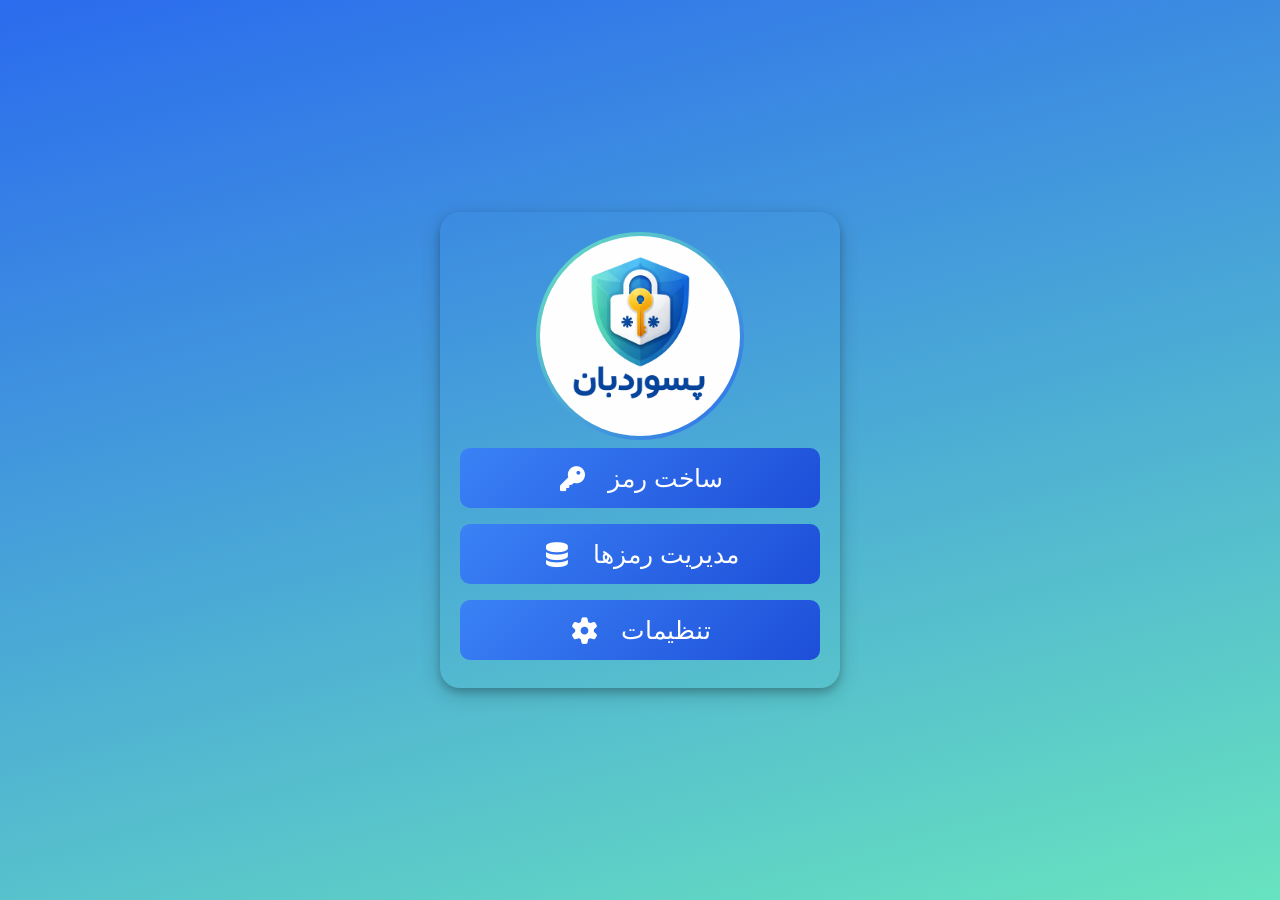
<file: login.html>
<!DOCTYPE html>
<html lang="fa">
<head>
<meta charset="UTF-8">
<meta name="viewport" content="width=device-width, initial-scale=1.0">
<title>ورود</title>
<link rel="stylesheet" href="css/all.css"> <!-- فونت آسم -->
<style>
/* ======== Reset ======== */
* {
  margin: 0;
  padding: 0;
  box-sizing: border-box;
  font-family: Tahoma, sans-serif;
}

body {
  min-height: 100vh;
  display: flex;
  justify-content: center;
  align-items: center;
  background: #1e293b;
  color: white;
  overflow: hidden; /* جلوگیری از اسکرول */
  padding: 10px;
}

/* ======== Container ======== */
.container {
  width: 100%;
  max-width: 350px;
  background: rgba(255, 255, 255, 0.05);
  backdrop-filter: blur(15px);
  border-radius: 15px;
  padding: 25px;
  text-align: center;
  box-shadow: 0 10px 30px rgba(0,0,0,.5);
  transition: 0.3s;
}

/* ======== Input ======== */
input {
  width: 100%;
  padding: 12px;
  border-radius: 10px;
  border: none;
  margin-top: 15px;
  font-size: 18px;
  text-align: center;
  background: rgba(255,255,255,0.1);
  color: white;
}

/* ======== Buttons ======== */
button {
  width: 100%;
  padding: 12px;
  margin-top: 15px;
  border: none;
  border-radius: 10px;
  font-size: 18px;
  cursor: pointer;
  background: #2563eb;
  color: white;
  transition: 0.3s;
  display: flex;
  justify-content: center;
  align-items: center;
  gap: 10px;
}

button:hover {
  background: #1d4ed8;
}

button i {
  font-family: "Font Awesome 6 Free";
  font-weight: 900;
}

/* ======== Error / Locked ======== */
.error {
    min-height: 20px;
  font-size: 14px;
}

.error { color: #f87171; }

/* ======== Fingerprint Button ======== */
.finger-btn {
  background: linear-gradient(135deg, #3B82F6, #1d4ed8);
  font-size: 22px;
  justify-content: center;
}

/* ======== PIN Pad ======== */
.pin-pad {
  display: grid;
  grid-template-columns: repeat(3, 1fr);
  gap: 10px;
}

.pin-pad button {
  font-size: 20px;
  padding: 15px;
  border-radius: 10px;
  background:#2563eb;
  color: white;
}

#pinInput {
  font-size: 24px;
  text-align: center;
  padding: 10px;
  border-radius: 10px;
  margin-bottom: 10px;
}

/* ======== Popup ======== */
.popup{
  position: fixed;
  inset:0;
  background:rgba(0,0,0,.5);
  display:flex;
  justify-content:center;
  align-items:center;
  visibility:hidden;
  opacity:0;
  transition:.3s;
}

.popup.show{
  visibility:visible;
  opacity:1;
}

.popup-box{
  background:white;
  color:black;
  padding:20px;
  border-radius:15px;
  width:85%;
  max-width:300px;
  text-align:center;
}

.popup-box button{
  margin-top:15px;
  padding:10px 20px;
  border:none;
  border-radius:10px;
  background:#2563eb;
  color:white;
  cursor:pointer;
}

/* ======== Responsive ======== */
@media(max-width:400px){
  .container { padding: 15px; }
  button { font-size: 16px; }
  #pinInput { font-size: 20px; }
  .pin-pad button { font-size: 18px; padding: 12px; }
}

</style>
</head>
<body>

<!-- ===== Password Login ===== -->
<div class="container" id="password-login">
    <h2>رمز ورود را وارد کنید</h2>
    <input type="password" id="password" placeholder="رمز...">
    <div class="error" id="errorText"></div>
    <button onclick="checkPassword()">ورود</button>
        <button class="finger-btn" onclick="fingerLogin()">
        <i class="fa-solid fa-fingerprint"></i> ورود با اثر انگشت
    </button>
</div>

<!-- ===== PIN Login ===== -->
<div class="container" id="pin-login" style="display:none;">
    <h2>پین را وارد کنید</h2>
    <input type="password" id="pinInput" readonly placeholder="رمز...">
    <div class="error" id="pinError"></div>
    <div class="pin-pad">
        <button onclick="pressNumber('1')">1</button>
        <button onclick="pressNumber('2')">2</button>
        <button onclick="pressNumber('3')">3</button>
        <button onclick="pressNumber('4')">4</button>
        <button onclick="pressNumber('5')">5</button>
        <button onclick="pressNumber('6')">6</button>
        <button onclick="pressNumber('7')">7</button>
        <button onclick="pressNumber('8')">8</button>
        <button onclick="pressNumber('9')">9</button>
        <button onclick="clearPin()">⌫</button>
        <button onclick="pressNumber('0')">0</button>
        <button onclick="submitPin()">✔</button>
    </div>
    <button class="finger-btn" onclick="fingerLogin()">
        <i class="fa-solid fa-fingerprint"></i> ورود با اثر انگشت
    </button>

</div>

<!-- ===== Fingerprint Login ===== -->

<!-- ===== Popup ===== -->
<div class="popup" id="popup">
  <div class="popup-box">
    <div id="popupText"></div>
    <button onclick="closePopup()">باشه</button>
  </div>
</div>

<script>
// ===== Popup =====
function showPopup(text){
  document.getElementById("popupText").innerText=text;
  document.getElementById("popup").classList.add("show");
}
function closePopup(){
  document.getElementById("popup").classList.remove("show");
}

// ===== LocalStorage check =====
const passwordStored = JSON.parse(localStorage.getItem("app_lock_password"));
const pinStored = JSON.parse(localStorage.getItem("app_lock_pin"));

if(!passwordStored && !pinStored){
    window.location.href="index.html";
}

if(sessionStorage.getItem("auth")==="ok"){
    window.location.href="index.html";
}

let attempts=0;
let lockUntil=0;

// ===== Hash Function =====
async function hashPassword(password,salt){
    const enc=new TextEncoder();
    const keyMaterial=await crypto.subtle.importKey(
        "raw", enc.encode(password), {name:"PBKDF2"}, false, ["deriveBits"]
    );
    const derivedBits=await crypto.subtle.deriveBits(
        {name:"PBKDF2", salt:salt, iterations:310000, hash:"SHA-256"},
        keyMaterial, 256
    );
    return Array.from(new Uint8Array(derivedBits)).map(b=>b.toString(16).padStart(2,"0")).join("");
}

// ===== Password Login =====
async function checkPassword(){
    const now = Date.now();
    if(now < lockUntil){
        document.getElementById("lockText").innerText="چند لحظه صبر کنید...";
        return;
    }

    const stored = JSON.parse(localStorage.getItem("app_lock_password"));
    if(!stored){
        showPopup("رمز تنظیم نشده!");
        return;
    }

    const inputPass = document.getElementById("password").value;
    const saltArray = new Uint8Array(stored.salt.split(",").map(Number));
    const inputHash = await hashPassword(inputPass, saltArray);

    if(inputHash === stored.hash){
        sessionStorage.setItem("auth","ok");
        window.location.href="index.html";
    }else{
        attempts++;
        document.getElementById("errorText").innerText = "رمز اشتباه است";
        document.getElementById("password").value="";
        if(attempts >= 5){
            lockUntil = Date.now() + 15000;
            attempts = 0;
            document.getElementById("lockText").innerText="بیش از حد تلاش کردید. 15 ثانیه قفل شد.";
        }
    }
}
document.getElementById("password").addEventListener("keypress",function(e){
    if(e.key==="Enter") checkPassword();
});

// ===== PIN Login =====
let pin="";
function pressNumber(num){
    if(pin.length<6){
        pin+=num;
        document.getElementById("pinInput").value=pin;
    }
}
function clearPin(){
    pin=pin.slice(0,-1);
    document.getElementById("pinInput").value=pin;
}
async function submitPin(){
    if(!pinStored){ showPopup("PIN تنظیم نشده"); return; }
    const saltArray=new Uint8Array(pinStored.salt.split(",").map(Number));
    const inputHash=await hashPassword(pin,saltArray);
    if(inputHash===pinStored.hash){
        sessionStorage.setItem("auth","ok");
        window.location.href="index.html";
    }else{
        document.getElementById("pinError").innerText="PIN اشتباه است";
        pin="";
        document.getElementById("pinInput").value="";
    }
}

// ===== Show correct login =====
window.onload=function(){
    if(passwordStored){
        document.getElementById("password-login").style.display="block";
        document.getElementById("pin-login").style.display="none";
    }else if(pinStored){
        document.getElementById("password-login").style.display="none";
        document.getElementById("pin-login").style.display="block";
    }
};

// ===== Fingerprint =====
function fingerLogin(){
    if(window.Android){
        Android.authenticateFingerprint();
    }else{
        showPopup("این قابلیت در دستگاه شما پشتیبانی نمیشود");
    }
}
</script>

</body>
</html>
</file>
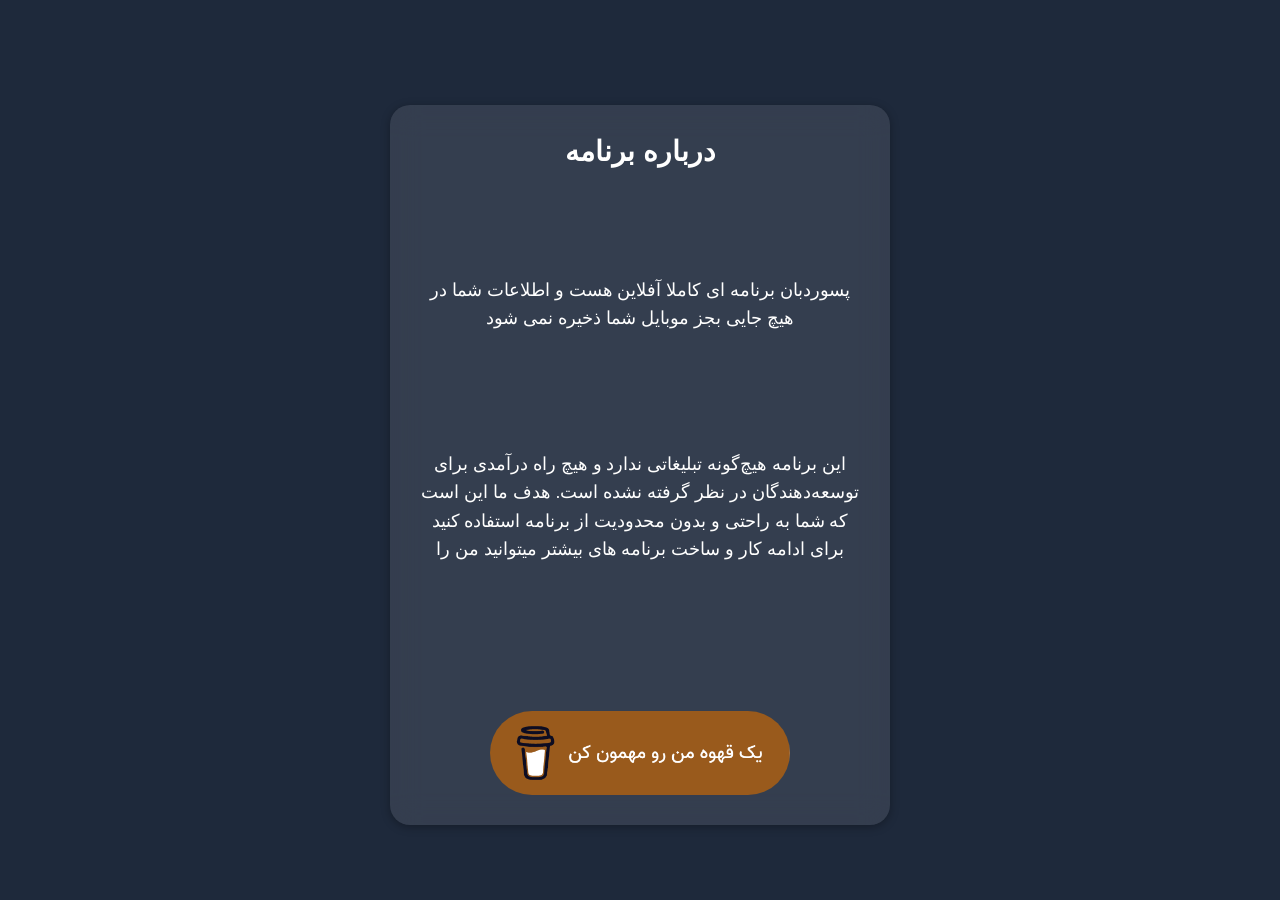
<file: pages/about.html>
<!DOCTYPE html>
<html lang="fa">
<head>
    <meta charset="UTF-8">
    <meta name="viewport" content="width=device-width, initial-scale=1.0">
    <link rel="stylesheet" href="../style.css">
    <link rel="stylesheet" href="../css/all.css">
    <script src="../theme.js"></script>
    <style>
        /* استایل اصلی */
        .about-container {
            width: 100%;
            max-width: 500px;
            padding: 30px;
            background: rgba(255, 255, 255, 0.1);  /* پس‌زمینه شفاف‌تر */
            backdrop-filter: blur(15px);
            border-radius: 20px;
            color: white;  /* رنگ متن سفید */
            box-shadow: 0 2px 10px rgba(0, 0, 0, 0.3);
            margin-top: 30px;
            text-align: right;
            display: flex;
            flex-direction: column;
            justify-content: space-between;
            height: 80vh; /* برای قرار دادن عکس در پایین */
        }

        /* عنوان */
        .about-title {
            font-size: 28px;
            font-weight: 600;
            color: #ffffff;  /* رنگ سفید برای عنوان */
            margin-bottom: 20px;
        }

        /* متن توضیحات */
        .about-text {
            font-size: 1.1rem;
            line-height: 1.6;
            margin-bottom: 30px;
        }

        /* تصویر پروفایل */
        .about-img {
            width: 300px;
            border-radius: 100px;
            margin: 0 auto;
            display: block;
            margin-top: 30px; /* فاصله از متن */
        }

        /* استایل برای تم روشن */
        .light-theme .about-container {
            color: black;  /* رنگ متن برای تم روشن */
            background: rgba(255, 255, 255, 0.9);  /* پس‌زمینه سفید روشن‌تر */
        }

        .light-theme .about-title {
            color: #333;  /* رنگ عنوان در تم روشن */
        }

        .light-theme .about-text {
            color: #333;  /* رنگ متن در تم روشن */
        }

        /* استایل برای تم تاریک */
        .dark-theme .about-container {
            color: white;  /* رنگ متن برای تم تاریک */
            background: rgba(0, 0, 0, 0.7);  /* پس‌زمینه تیره‌تر */
        }

        .dark-theme .about-title {
            color: #fff;  /* رنگ عنوان در تم تاریک */
        }

        .dark-theme .about-text {
            color: #ddd;  /* رنگ متن در تم تاریک */
        }
    </style>
</head>
<body>
    <div>
        <div class="about-container" style="text-align: center;">
            <div class="about-title">درباره برنامه</div>

            <div class="about-text">
                پسوردبان برنامه ای کاملا آفلاین هست
                و اطلاعات شما در هیچ جایی بجز موبایل شما ذخیره نمی شود
            </div>

            <div class="about-text">
                این برنامه هیچ‌گونه تبلیغاتی ندارد و هیچ راه درآمدی برای توسعه‌دهندگان در نظر گرفته نشده است. هدف ما این است که شما به راحتی و بدون محدودیت از برنامه استفاده کنید
                برای ادامه کار و ساخت برنامه های بیشتر میتوانید من را
            </div>

            <!-- لینک که در یک صفحه جدید باز می‌شود -->
            <a href="https://www.coffeebede.com/username900" id="openInBrowser">
                <img class="about-img" src="../image/default-yellow.svg" alt="Banner Image"/>
            </a>
        </div>
    </div>

    <script>
        // کد جاوااسکریپت برای باز کردن لینک در مرورگر پیش‌فرض
        document.getElementById('openInBrowser').addEventListener('click', function(e) {
            e.preventDefault();  // جلوگیری از باز شدن لینک در WebView
            var url = this.href;
            window.open(url, '_system');  // باز کردن لینک در مرورگر پیش‌فرض
        });
    </script>
</body>
</html>
</file>
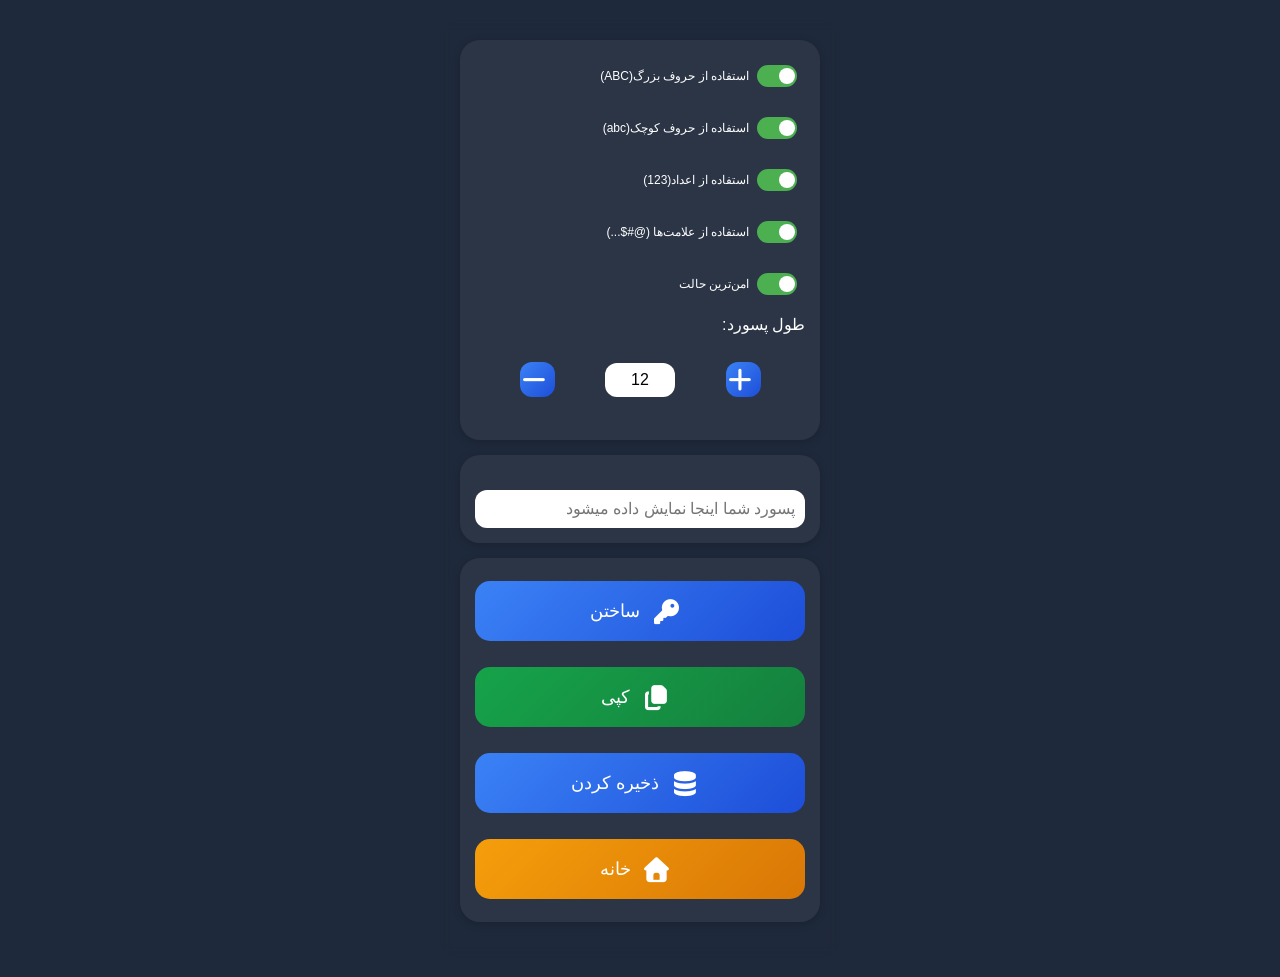
<file: pages/make.html>
<!DOCTYPE html>
<html lang="fa" dir="rtl">
<head>
<script>
(function () {
    const theme = localStorage.getItem('theme') || 'dark';

    if (theme === 'light') {
        document.documentElement.classList.add('light-theme'); // روی html
        document.body.classList.add('light-theme');            // روی body
    } else {
        document.body.classList.remove('light-theme');        // حذف کلاس در حالت dark
    }
})();
</script>
    <meta charset="UTF-8" />
    <meta name="viewport" content="width=device-width, initial-scale=1" />
    <link rel="stylesheet" href="../css/all.css">
    <link rel="stylesheet" href="../style.css">
    <title>تولید پسورد</title>
    <style>
        
    </style>
</head>
<body>

    <div class="container">
        <div class="grid">
            <!-- ستون گزینه‌ها -->
            <div class="card">
                <label class="switch-container">
                    <input type="checkbox" id="uppercase">
                    <span class="slider"></span>
                    <span>استفاده از حروف بزرگ(ABC)</span>
                </label>

                <label class="switch-container">
                    <input type="checkbox" id="lowercase">
                    <span class="slider"></span>
                    <span>استفاده از حروف کوچک(abc)</span>
                </label>

                <label class="switch-container">
                    <input type="checkbox" id="numbers">
                    <span class="slider"></span>
                    <span>استفاده از اعداد(123)</span>
                </label>

                <label class="switch-container">
                    <input type="checkbox" id="symbols">
                    <span class="slider"></span>
                    <span>استفاده از علامت‌ها (@#$...)</span>
                </label>

                <label class="switch-container">
                    <input type="checkbox" id="maxSecure" checked>
                    <span class="slider"></span>
                    <span>امن‌ترین حالت</span>
                </label>

                <label>طول پسورد:</label>
                <div class="length-controls">
                    <button class="btn adjust" id="increase">
                        <i class="fa-solid fa-plus"></i>
                    </button>
                    <input type="number" id="length" min="4" max="100" value="8">
                    <button class="btn adjust" id="decrease">
                        <i class="fa-solid fa-minus"></i>
                    </button>
                </div>
            </div>

            <!-- ستون طول پسورد و ساختن -->
            <div class="card">
                <div class="password-box">
                    <input type="text" id="password" placeholder="پسورد شما اینجا نمایش داده میشود">
                </div>
            </div>

            <!-- ستون دکمه‌ها -->
            <div class="card btn-column">
                <button class="btn primary w-100" id="generateBtn">
                    <i class="fa-solid fa-key"></i>
                    ساختن
                </button>

                <button class="btn success w-100" id="copyBtn">
                    <i class="fa-solid fa-copy"></i>
                    کپی
                </button>

                <button class="btn w-100" id="saveBtn">
                    <i class="fa-solid fa-database"></i>
                    ذخیره کردن
                </button>
                <a style="text-decoration: none;" href="../index.html">
                    <button class="btn success"><i class="fa-solid fa-home"></i>خانه</button>
                    </a>

            </div>
        </div>
    </div>

    <!-- Popup پیام کپی -->
    <div id="copyPopup" class="popup">کپی شد!</div>

    <script>
        // منتظر بارگذاری کامل صفحه می‌مانیم
        document.addEventListener('DOMContentLoaded', () => {
            const generateBtn = document.getElementById('generateBtn');
            const copyBtn = document.getElementById('copyBtn');
            const saveBtn = document.getElementById('saveBtn');
            const passwordInput = document.getElementById('password');
            const lengthInput = document.getElementById('length');
            const uppercaseCheckbox = document.getElementById('uppercase');
            const lowercaseCheckbox = document.getElementById('lowercase');
            const numbersCheckbox = document.getElementById('numbers');
            const symbolsCheckbox = document.getElementById('symbols');

            const UPPERCASE = "ABCDEFGHIJKLMNOPQRSTUVWXYZ";
            const LOWERCASE = "abcdefghijklmnopqrstuvwxyz";
            const NUMBERS = "0123456789";
            const SYMBOLS = "@#$%^&*!?";

            // تولید پسورد
            function generatePassword() {
                let charset = "";
                if (uppercaseCheckbox.checked) charset += UPPERCASE;
                if (lowercaseCheckbox.checked) charset += LOWERCASE;
                if (numbersCheckbox.checked) charset += NUMBERS;
                if (symbolsCheckbox.checked) charset += SYMBOLS;

                if (!charset) {
                    showPopup("حداقل باید یکی از گزینه‌ها روشن باشد");
                    return ""; // اگر هیچ گزینه‌ای انتخاب نشده باشد، پسورد تولید نشود
                }

                let length = parseInt(lengthInput.value);
                let password = "";
                for (let i = 0; i < length; i++) {
                    const randomIndex = Math.floor(Math.random() * charset.length);
                    password += charset[randomIndex];
                }
                return password;
            }

            // رویدادها
            generateBtn.addEventListener('click', () => {
                const pwd = generatePassword();
                passwordInput.value = pwd;
            });

            // ذخیره در localStorage و رفتن به صفحه saved.html
// ذخیره پسورد در localStorage و رفتن به صفحه saved.html
    saveBtn.addEventListener('click', () => {
        const password = passwordInput.value;

        if (!password) {
            console.log("پسوردی وارد نشده است!");
            return;
        }

        // ذخیره پسورد در localStorage
        localStorage.setItem('temp_pass', password);

        // ذخیره پرچم برای نشان دادن پاپ‌آپ در صفحه بعد
        localStorage.setItem('fromPasswordPage', 'true');

        // انتقال به صفحه بعدی
        window.location.href = "savemenu.html";
    });

            const increaseBtn = document.getElementById('increase');
            const decreaseBtn = document.getElementById('decrease');

            increaseBtn.addEventListener('click', () => {
                let val = parseInt(lengthInput.value);
                if (val < parseInt(lengthInput.max)) lengthInput.value = val + 1;
            });

            decreaseBtn.addEventListener('click', () => {
                let val = parseInt(lengthInput.value);
                if (val > parseInt(lengthInput.min)) lengthInput.value = val - 1;
            });

            // متغیرهای مربوط به چک‌باکس‌ها
            const maxSecure = document.getElementById('maxSecure');
            const uppercase = document.getElementById('uppercase');
            const lowercase = document.getElementById('lowercase');
            const numbers = document.getElementById('numbers');
            const symbols = document.getElementById('symbols');

            // رویداد تغییر وضعیت تیک امن‌ترین حالت
            function handleMaxSecure() {
                if (maxSecure.checked) {
                    // اگر امن‌ترین حالت فعال شد، همه چک‌باکس‌ها فعال می‌شوند
                    uppercase.checked = true;
                    lowercase.checked = true;
                    numbers.checked = true;
                    symbols.checked = true;

                    // تغییر طول پسورد به 12
                    lengthInput.value = 12;
                } else {
                    // اگر تیک برداشته شد، طول پسورد به 8 تغییر می‌کند
                    lengthInput.value = 8;

                    // غیرفعال کردن همه چک‌باکس‌ها
                    uppercase.checked = false;
                    lowercase.checked = false;
                    numbers.checked = false;
                    symbols.checked = false;
                }
            }

            maxSecure.addEventListener('change', handleMaxSecure);

            // برای جلوگیری از تیک خوردن امن‌ترین حالت وقتی که بقیه تیک‌ها برداشته شوند
            const checkboxes = [uppercase, lowercase, numbers, symbols];
            checkboxes.forEach(checkbox => {
                checkbox.addEventListener('change', () => {
                    checkMaxSecureState();
                });
            });

            // تابع برای بررسی اینکه آیا باید تیک امن‌ترین حالت رو برداریم یا نه
            function checkMaxSecureState() {
                if (!uppercase.checked || !lowercase.checked || !numbers.checked || !symbols.checked) {
                    maxSecure.checked = false;
                    document.getElementById('length').value = 8; // طول پسورد به 8 تغییر می‌کند
                }
            }

            // نمایش پاپ‌آپ با پیامی خاص
            function showPopup(message) {
                const popup = document.createElement('div');
                popup.classList.add('popup');
                popup.innerText = message;
                document.body.appendChild(popup);
                setTimeout(() => {
                    popup.classList.add('show');
                }, 10);

                setTimeout(() => {
                    popup.classList.remove('show');
                    setTimeout(() => {
                        document.body.removeChild(popup);
                    }, 500);
                }, 3000);
            }

            // کپی کردن پسورد به کلیپ‌بورد
            const copyPopup = document.getElementById('copyPopup');

            copyBtn.addEventListener('click', () => {
                if (!passwordInput.value) return;

                navigator.clipboard.writeText(passwordInput.value)
                    .then(() => {
                        // نمایش پاپ‌آپ
                        copyPopup.classList.add('show');

                        // بعد از 2 ثانیه پاپ‌آپ محو شود
                        setTimeout(() => {
                            copyPopup.classList.remove('show');
                        }, 2000);
                    })
                    .catch(err => console.error(err));
            });

            // فعال کردن "امن‌ترین حالت" به طور پیش‌فرض و تیک زدن همه چک‌باکس‌ها
            window.addEventListener('DOMContentLoaded', () => {
                maxSecure.checked = true; // فعال کردن "امن‌ترین حالت"
                uppercase.checked = true; // فعال کردن چک‌باکس حروف بزرگ
                lowercase.checked = true; // فعال کردن چک‌باکس حروف کوچک
                numbers.checked = true; // فعال کردن چک‌باکس اعداد
                symbols.checked = true; // فعال کردن چک‌باکس علامت‌ها

                // بعد از این که تیک امن‌ترین حالت فعال شد، طول پسورد رو تغییر میدیم
                document.getElementById('length').value = 12;
            });
        });
        
    </script>
</body>
</html>
</file>
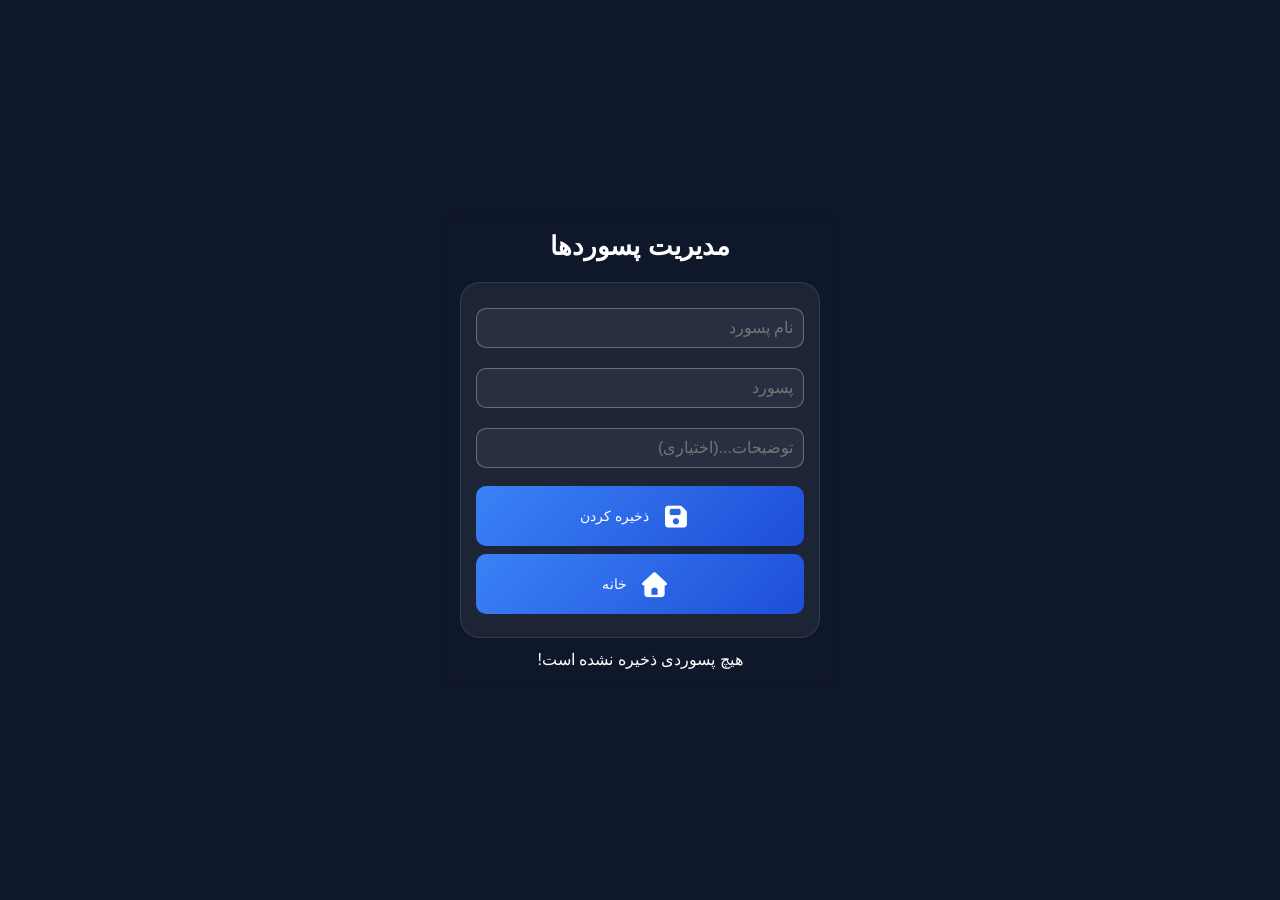
<file: pages/savemenu.html>
<!DOCTYPE html>
<html lang="fa" dir="rtl">

<head>
    <meta charset="UTF-8">
    <meta name="viewport" content="width=device-width, initial-scale=1">
    <link rel="stylesheet" href="../css/all.css">
    <link rel="stylesheet" href="../style.css">
    <title>مدیریت پسوردها</title>
    <script>
(function () {
    const savedTheme = localStorage.getItem("theme");
    if (savedTheme === "light") {
        document.documentElement.classList.add("light-theme");
    }
})();
</script>
    <style>
/* =========================
   THEME VARIABLES
========================= */
:root {
    --bg-main: #0f172a;
    --card-bg: rgba(255, 255, 255, 0.06);
    --card-border: rgba(255, 255, 255, 0.1);
    --text-main: #ffffff;
    --text-muted: #cbd5e1;
    --input-bg: rgba(255, 255, 255, 0.05);
    --input-border: rgba(255, 255, 255, 0.3);
    --popup-bg: #1e293b;
}

.light-theme {
    --bg-main: #f3f4f6;
    --card-bg: rgba(0, 0, 0, 0.04);
    --card-border: rgba(0, 0, 0, 0.1);
    --text-main: #111827;
    --text-muted: #4b5563;
    --input-bg: rgba(0, 0, 0, 0.05);
    --input-border: rgba(0, 0, 0, 0.25);
    --popup-bg: #ffffff;
}

/* =========================
   GLOBAL
========================= */
body {
    background: var(--bg-main);
    color: var(--text-main);
    font-family: sans-serif;
    transition: all 0.3s ease;
}

/* =========================
   CARDS
========================= */
.add-password-card,
.password-card {
    background: var(--card-bg);
    border: 1px solid var(--card-border);
    backdrop-filter: blur(15px);
    border-radius: 20px;
    padding: 15px;
    margin-bottom: 12px;
    color: var(--text-main);
    transition: all 0.3s ease;
}

/* =========================
   INPUTS
========================= */
.add-password-card input,
.password-card input,
.password-input {
    padding: 10px;
    border-radius: 10px;
    border: 1px solid var(--input-border);
    outline: none;
    font-size: 16px;
    width: 100%;
    background: var(--input-bg);
    color: var(--text-main);
    margin: 10px 0;
    transition: all 0.3s ease;
}

/* =========================
   PASSWORD NAME & DESCRIPTION
========================= */
.password-name {
    font-weight: bold;
    font-size: 18px;
    color: #2563eb;
}

.password-description {
    background: var(--input-bg);
    padding: 10px;
    border-radius: 10px;
    font-size: 14px;
    color: var(--text-main);
    margin-top: 8px;
    text-align: right;
}

/* =========================
   BUTTONS
========================= */
.btn {
    border: none;
    padding: 8px 12px;
    border-radius: 10px;
    cursor: pointer;
    color: white;
    font-size: 14px;
    transition: all 0.3s ease;
}

.btn.primary {
    background: linear-gradient(135deg, #f59e0b, #f97316);
}

.btn.copy {
    background: linear-gradient(135deg, #22c55e, #16a34a);
}

/* =========================
   SHOW PASSWORD BUTTON
========================= */
.show-password-btn {
    background: none;
    border: none;
    font-size: 20px;
    cursor: pointer;
    margin-left: -30px;
    padding: 0;
    position: relative;
    z-index: 1;
    color: var(--text-main);
}

/* =========================
   PASSWORD CONTAINER + SHOW PASSWORD
========================= */
.password-container {
    display: flex;
    align-items: center;
    gap: 8px;
}



.password-input {
    flex: 1; /* پر کردن بقیه فضا */
    padding: 10px;
    width: auto;
    border-radius: 10px;
    background: rgba(255, 255, 255, 0.1);
    color: white;
    font-size: 16px;
    border: 1px solid rgba(255, 255, 255, 0.2);
}

/* =========================
   AVATAR & INDEX
========================= */
.password-avatar {
    width: 50px;
    height: 50px;
    border-radius: 50%;
    background: linear-gradient(135deg, #2563eb, #1d4ed8);
    display: flex;
    justify-content: center;
    align-items: center;
    font-size: 22px;
    color: white;
    border: 2px solid #2563eb;
    box-shadow: 0 4px 10px rgba(37, 99, 235, 0.4);
    transition: 0.3s ease;
}

.password-avatar:hover {
    transform: scale(1.08);
}

.password-index {
    margin-right: auto;
    font-size: 14px;
    background: linear-gradient(135deg, #2563eb, #1d4ed8);
    padding: 6px 10px;
    border-radius: 50%;
    color: white;
    font-weight: bold;
    min-width: 28px;
    text-align: center;
}

/* =========================
   POPUPS
========================= */
.popup {
    position: fixed;
    bottom: -60px;
    left: 50%;
    transform: translateX(-50%);
    background-color: rgba(37, 99, 235, 0.8);
    color: white;
    padding: 20px;
    border-radius: 10px;
    width: 90%;
    max-width: 400px;
    box-shadow: 0 5px 15px rgba(0, 0, 0, 0.3);
    opacity: 0;
    pointer-events: none;
    transition: all 0.5s ease;
    text-align: center;
}

.popup.show {
    bottom: 20px;
    opacity: 1;
    pointer-events: auto;
}

/* =========================
   MODAL ICON PICKER
========================= */
.icon-modal {
    position: fixed;
    inset: 0;
    background: rgba(0, 0, 0, 0.7);
    backdrop-filter: blur(8px);
    display: none;
    justify-content: center;
    align-items: center;
    z-index: 10000;
}

.icon-modal-content {
    background: var(--popup-bg);
    color: var(--text-main);
    padding: 20px;
    border-radius: 20px;
    width: 90%;
    max-width: 400px;
    max-height: 70vh;
    overflow-y: auto;
    text-align: center;
    position: relative;
}

/* =========================
   ICON GRID
========================= */
.icon-grid {
    display: grid;
    grid-template-columns: repeat(4, 1fr);
    gap: 12px;
    margin-bottom: 15px;
}

.icon-grid i,
.icon-grid img {
    width: 50px;
    height: 50px;
    border-radius: 50%;
    background: var(--input-bg);
    display: flex;
    justify-content: center;
    align-items: center;
    cursor: pointer;
    transition: all 0.2s ease;
    color: var(--text-main);
    object-fit: contain;
}

.icon-grid i:hover,
.icon-grid img:hover {
    background: #2563eb;
    color: white;
    transform: scale(1.15);
}

    </style>
</head>

<body>
    <div class="container">
        <h1 class="title">مدیریت پسوردها</h1>

        <div class="add-password-card">
            <input type="text" id="newName" placeholder="نام پسورد">
            <input type="text" id="newPassword" placeholder="پسورد">
            <input type="text" id="about" placeholder="توضیحات...(اختیاری)">
            <div class="btn-row">
                <button class="btn success" id="addPasswordBtn"><i class="fa-solid fa-floppy-disk"></i>ذخیره
                    کردن</button>
                <a style="text-decoration: none;" href="../index.html"><button class="btn success"><i
                            class="fa-solid fa-home"></i>خانه</button></a>
            </div>
        </div>

        <div id="passwordList"></div>
    </div>

    <div id="copyPopup" class="popup">کپی شد!</div>

    <div id="confirmPopup"
        style="position: fixed; top: 0; left: 0; right: 0; bottom: 0; background: rgba(0,0,0,0.5); display: none; justify-content: center; align-items: center; z-index: 9999;">
        <div
            style="background: #1e293b; padding: 20px; border-radius: 15px; width: 90%; max-width: 300px; text-align: center; color: white;">
            <p id="confirmText" style="margin-bottom:20px; font-size:16px;"></p>
            <div style="display:flex; justify-content:space-between; gap:10px;">
                <button id="confirmYes" class="btn success" style="flex:1; font-size:14px; padding:6px 0;">بله</button>
                <button id="confirmNo" class="btn"
                    style="flex:1; font-size:14px; padding:6px 0; background:gray;">خیر</button>
            </div>
        </div>
    </div>

    <div id="passwordWarningPopup" class="popup">
        <div class="popup-content">
            <p>لطفا نام پسورد را وارد کنید.</p>
        </div>
    </div>

    <!-- پاپ‌آپ تایید حذف -->
    <div id="confirmDeletePopup"
        style="position: fixed; top: 0; left: 0; right: 0; bottom: 0; background: rgba(0, 0, 0, 0.5); display: none; justify-content: center; align-items: center; z-index: 9999;">
        <div
            style="background: #1e293b;padding: 20px;border-radius: 15px;width: 90%;max-width: 300px;text-align: center;color: white;display: flex;justify-content: center;align-items: center;flex-direction: column;">
            <p id="confirmDeleteText" style="margin-bottom:20px; font-size:16px;"></p>
            <div style="background: #1e293b;display:flex; justify-content:space-between; gap:10px;">
                <button id="confirmDeleteYes" class="btn success"
                    style="flex:1; font-size:14px; padding:6px 0;">بله</button>
                <button id="confirmDeleteNo" class="btn"
                    style="flex:1; font-size:14px; padding:6px 0; background:gray;">لغو</button>
            </div>
        </div>
    </div>
    <!-- Icon Picker Modal -->
    <div id="iconPickerModal" class="icon-modal">
        <div class="icon-modal-content">

            <h3>انتخاب آیکن</h3>
            <p style="text-align:center; font-size:13px; opacity:0.7; margin-bottom:30px;">
                برای دیدن بقیه آیکن‌ها اسکرول کنید ⬇️
            </p>

            <div class="icon-category">
                <h4>شبکه‌های اجتماعی</h4>
                <hr style="color: white;margin:5px">
                <div class="icon-grid">
                    <i class="fa-brands fa-instagram" onclick="selectIcon('fa-brands fa-instagram')"></i>
                    <i class="fa-brands fa-telegram" onclick="selectIcon('fa-brands fa-telegram')"></i>
                    <i class="fa-brands fa-whatsapp" onclick="selectIcon('fa-brands fa-whatsapp')"></i>
                    <i class="fa-brands fa-facebook" onclick="selectIcon('fa-brands fa-facebook')"></i>
                    <i class="fa-brands fa-twitter" onclick="selectIcon('fa-brands fa-twitter')"></i>
                    <i class="fa-brands fa-tiktok" onclick="selectIcon('fa-brands fa-tiktok')"></i>
                    <i class="fa-brands fa-snapchat" onclick="selectIcon('fa-brands fa-snapchat')"></i>
                    <i class="fa-brands fa-linkedin" onclick="selectIcon('fa-brands fa-linkedin')"></i>
                    <img src="../image/Bale-Logo-450x450.png"
                        onclick="selectIcon('../image/Bale-Logo-450x450.png', 'image')">

                    <img src="../image/eitaa-.svg" onclick="selectIcon('../image/eitaa-.svg', 'image')">

                    <img src="../image/Soroush_+_logo.png" onclick="selectIcon('../image/Soroush_+_logo.png', 'image')">

                    <img src="../image/logo-rubika.png" onclick="selectIcon('../image/logo-rubika.png', 'image')">
                    <img src="../image/Logo_Aparat.png" onclick="selectIcon('../image/Logo_Aparat.png', 'image')" >
                </div>
            </div>

            <div class="icon-category">
                <h4>ایمیل و عمومی</h4>
                <hr style="color: white;margin:5px">
                <div class="icon-grid">
                    <i class="fa-solid fa-envelope" onclick="selectIcon('fa-solid fa-envelope')"></i>
                    <i class="fa-solid fa-user" onclick="selectIcon('fa-solid fa-user')"></i>
                    <i class="fa fa-user-circle" onclick="selectIcon('fa-solid fa-user-circle')"></i>
                    <i class="fa fa-user-plus" onclick="selectIcon('fa-solid fa-user-plus')"></i>
                    <i class="fa fa-user-secret" onclick="selectIcon('fa-solid fa-user-secret')"></i>
                    <i class="fa-solid fa-lock" onclick="selectIcon('fa-solid fa-lock')"></i>
                    <i class="fa-solid fa-key" onclick="selectIcon('fa-solid fa-key')"></i>
                    <i class="fa-solid fa-globe" onclick="selectIcon('fa-solid fa-globe')"></i>
                    <i class="fa-solid fa fa-car" onclick="selectIcon('fa-solid fa-car')"></i>
                    <i class="fa-solid fa fa-book" onclick="selectIcon('fa-solid fa-book')"></i>
                    <i class="fa-solid fa-flag" onclick="selectIcon('fa-solid fa-flag')"></i>
                    <img src="../image/Saipa_Logo.png" onclick="selectIcon('../image/Saipa_Logo.png', 'image')">
                    <img src="../image/Iran_Khodro_symbol.svg.png" onclick="selectIcon('../image/Iran_Khodro_symbol.svg.png','image')">
                </div>
            </div>

            <div class="icon-category">
                <h4>گوگل و مایکروسافت</h4>
                <hr style="color: white;margin:5px">
                <div class="icon-grid">
                    <i class="fa-brands fa-google" onclick="selectIcon('fa-brands fa-google')"></i>
                    <i class="fa-brands fa-google-drive" onclick="selectIcon('fa-brands fa-google-drive')"></i>
                    <i class="fa-brands fa-youtube" onclick="selectIcon('fa-brands fa-youtube')"></i>
                    <i class="fa-brands fa-microsoft" onclick="selectIcon('fa-brands fa-microsoft')"></i>
                    <i class="fa-brands fa-skype" onclick="selectIcon('fa-brands fa-skype')"></i>
                </div>
            </div>

            <div class="icon-category">
                <h4>برنامه‌نویسی و تکنولوژی</h4>
                <hr style="color: white;margin:5px">
                <div class="icon-grid">
                    <i class="fa-brands fa-github" onclick="selectIcon('fa-brands fa-github')"></i>
                    <i class="fa-brands fa-gitlab" onclick="selectIcon('fa-brands fa-gitlab')"></i>
                    <i class="fa-brands fa-bitcoin" onclick="selectIcon('fa-brands fa-bitcoin')"></i>
                    <i class="fa-solid fa-credit-card" onclick="selectIcon('fa-solid fa-credit-card')"></i>
                    <i class="fa-solid fa-building-columns" onclick="selectIcon('fa-solid fa-building-columns')"></i>
                </div>
            </div>
            <button class="btn" onclick="closeIconModal()" style="margin-top:15px;background:gray;">
                لغو
            </button>
        </div>
    </div>
    <script>
        window.addEventListener('load', function () {
            const tempPassword = localStorage.getItem('temp_pass');
            if (tempPassword) {
                document.getElementById('newPassword').value = tempPassword;
                localStorage.removeItem('temp_pass');
            }

            const fromPasswordPage = localStorage.getItem('fromPasswordPage');
            if (fromPasswordPage === 'true') {
                document.getElementById('passwordWarningPopup').classList.add('show');
                localStorage.removeItem('fromPasswordPage');
                setTimeout(() => {
                    document.getElementById('passwordWarningPopup').classList.remove('show');
                }, 3000);
            }
        });

        const passwordList = document.getElementById('passwordList');
        const copyPopup = document.getElementById('copyPopup');
        const addBtn = document.getElementById('addPasswordBtn');

        let savedPasswords = JSON.parse(localStorage.getItem('savedPasswords') || '[]');
        let selectedIconClass = "fa-solid fa-globe";
        let currentEditIndex = null;
        let passwordToDelete = null;

        /* ================= RENDER ================= */
        function renderPasswords() {
            passwordList.innerHTML = '';

            if (savedPasswords.length === 0) {
                passwordList.innerHTML = '<p style="color:white;text-align:center;">هیچ پسوردی ذخیره نشده است!</p>';
                return;
            }

            savedPasswords.forEach((item, index) => {
                const iconClass = item.icon || "fa-solid fa-globe";

                const card = document.createElement('div');
                card.classList.add('card', 'password-card');

                card.innerHTML = `
    <div style="display:flex;align-items:center;gap:10px;margin-bottom:10px;">
        <div class="password-avatar" onclick="openIconPicker(${index})">
            ${item.icon && item.icon.startsWith('../image/')
                        ? `<img src="${item.icon}" style="width:60%;height:60%;object-fit:contain;">`
                        : `<i class="${item.icon || 'fa-solid fa-globe'}"></i>`
                    }
        </div>
        <div class="password-name" onclick="copypasswordname('${item.name}')">
            ${item.name}
        </div>
        <div class="password-index">${index + 1}</div>
    </div>


         <div class="password-container" style="width:90%">
            <input type="${item.isPasswordVisible ? 'text' : 'password'}"
            id="password-${index}"
            value="${item.password}"
            readonly
            class="password-input">
            <button class="show-password-btn" onclick="togglePasswordVisibility(${index})">
                <i class="fa-solid fa-eye${item.isPasswordVisible ? '' : '-slash'}" style="padding:10px"></i>
            </button>

</div>

            ${item.description ? `<div class="password-description">${item.description}</div>` : ''}

            <div class="btn-row" style="gap:6px;display:flex">
                <button class="btn copy" onclick="copyPassword(${index})" style="flex:1">
                    <i class="fa-solid fa-copy"></i>
                </button>

                <button class="btn primary" onclick="startEdit(${index})" style="flex:1">
                    <i class="fa-solid fa-pen"></i>
                </button>

                <button class="btn"
                    onclick="deletePassword(${index})"
                    style="flex:1;background:linear-gradient(135deg,#f87171,#b91c1c);">
                    <i class="fa-solid fa-trash"></i>
                </button>
            </div>
        `;

                passwordList.appendChild(card);
            });
        }

        /* ================= ICON ================= */

        function openIconPicker(index = null) {
            currentEditIndex = index;
            document.getElementById("iconPickerModal").style.display = "flex";
        }
        let selectedIconType = "font";
        function selectIcon(value, type = 'font') {
            selectedIconClass = value;
            selectedIconType = type;
            closeIconModal();

            if (currentEditIndex === null) {
                const name = document.getElementById('newName').value.trim();
                const password = document.getElementById('newPassword').value.trim();
                const description = document.getElementById('about').value.trim();

                savedPasswords.push({
                    name,
                    password,
                    description,
                    icon: selectedIconClass,
                    iconType: selectedIconType,
                    isPasswordVisible: false
                });

                document.getElementById('newName').value = '';
                document.getElementById('newPassword').value = '';
                document.getElementById('about').value = '';

            } else {
                savedPasswords[currentEditIndex].icon = selectedIconClass;
                savedPasswords[currentEditIndex].iconType = selectedIconType;
            }

            localStorage.setItem('savedPasswords', JSON.stringify(savedPasswords));
            renderPasswords();
        }

        function closeIconModal() {
            document.getElementById("iconPickerModal").style.display = "none";
        }

        /* ================= ADD ================= */

        addBtn.addEventListener('click', () => {
            const name = document.getElementById('newName').value.trim();
            const password = document.getElementById('newPassword').value.trim();

            if (!name || !password) {
                showPopup("نام و پسورد نباید خالی باشد!");
                return;
            }

            currentEditIndex = null;
            openIconPicker();
        });

        /* ================= EDIT ================= */

        function startEdit(index) {
            const card = passwordList.children[index];
            const item = savedPasswords[index];

            card.innerHTML = `
        <div class="inline-edit">
            <input type="text" id="editName-${index}" value="${item.name}">
            <input type="text" id="editPassword-${index}" value="${item.password}">
            <input type="text" id="editDescription-${index}" value="${item.description || ''}">
            <div class="btn-row">
                <button class="btn success" onclick="saveEdit(${index})">
                    <i class="fa-solid fa-check"></i> ذخیره
                </button>
                <button class="btn" style="background:gray;" onclick="cancelEdit()">
                    <i class="fa-solid fa-times"></i> لغو
                </button>
            </div>
        </div>
    `;
        }

        function saveEdit(index) {
            const newName = document.getElementById(`editName-${index}`).value.trim();
            const newPassword = document.getElementById(`editPassword-${index}`).value.trim();
            const newDescription = document.getElementById(`editDescription-${index}`).value.trim();

            if (!newName || !newPassword) {
                showPopup("نام و پسورد نباید خالی باشد!");
                return;
            }

            savedPasswords[index] = {
                ...savedPasswords[index],
                name: newName,
                password: newPassword,
                description: newDescription
            };

            localStorage.setItem('savedPasswords', JSON.stringify(savedPasswords));
            renderPasswords();
        }

        function cancelEdit() {
            renderPasswords();
        }

        /* ================= OTHER ================= */

        function togglePasswordVisibility(index) {
            const input = document.getElementById(`password-${index}`);
            const isVisible = input.type === 'text';

            input.type = isVisible ? 'password' : 'text';
            savedPasswords[index].isPasswordVisible = !isVisible;

            localStorage.setItem('savedPasswords', JSON.stringify(savedPasswords));
            renderPasswords();
        }

        function copyPassword(index) {
            navigator.clipboard.writeText(savedPasswords[index].password).then(() => {
                copyPopup.classList.add('show');
                setTimeout(() => copyPopup.classList.remove('show'), 2000);
            });
        }

        function copypasswordname(value) {
            navigator.clipboard.writeText(value).then(() => {
                copyPopup.classList.add('show');
                setTimeout(() => copyPopup.classList.remove('show'), 2000);
            });
        }

        function deletePassword(index) {
            passwordToDelete = index;
            document.getElementById('confirmDeleteText').innerText =
                `آیا شما میخواهید "${savedPasswords[index].name}" را پاک کنید؟`;
            document.getElementById('confirmDeletePopup').style.display = 'flex';
        }

        function confirmDelete() {
            if (passwordToDelete !== null) {
                savedPasswords.splice(passwordToDelete, 1);
                localStorage.setItem('savedPasswords', JSON.stringify(savedPasswords));
                renderPasswords();
            }
            closeConfirmDeletePopup();
        }

        function closeConfirmDeletePopup() {
            document.getElementById('confirmDeletePopup').style.display = 'none';
        }

        document.getElementById('confirmDeleteYes').addEventListener('click', confirmDelete);
        document.getElementById('confirmDeleteNo').addEventListener('click', closeConfirmDeletePopup);

        /* ================= INIT ================= */
       function reApplyTheme() {
    const currentTheme = localStorage.getItem("theme");

    if (currentTheme === "light") {
        document.documentElement.classList.add("light-theme");
    } else {
        document.documentElement.classList.remove("light-theme");
    }
}
        savedPasswords = savedPasswords.map(item => ({
            ...item,
            isPasswordVisible: false
        }));
        // بستن modal وقتی کاربر روی بک‌گراند کلیک کنه
        const iconModal = document.getElementById("iconPickerModal");
        iconModal.addEventListener('click', function (e) {
            if (e.target === iconModal) {
                closeIconModal();
            }
        });

        // تابع قبلی بستن modal
        function closeIconModal() {
            document.getElementById("iconPickerModal").style.display = "none";
        }
        localStorage.setItem('savedPasswords', JSON.stringify(savedPasswords));
        renderPasswords();
    </script>
</file>
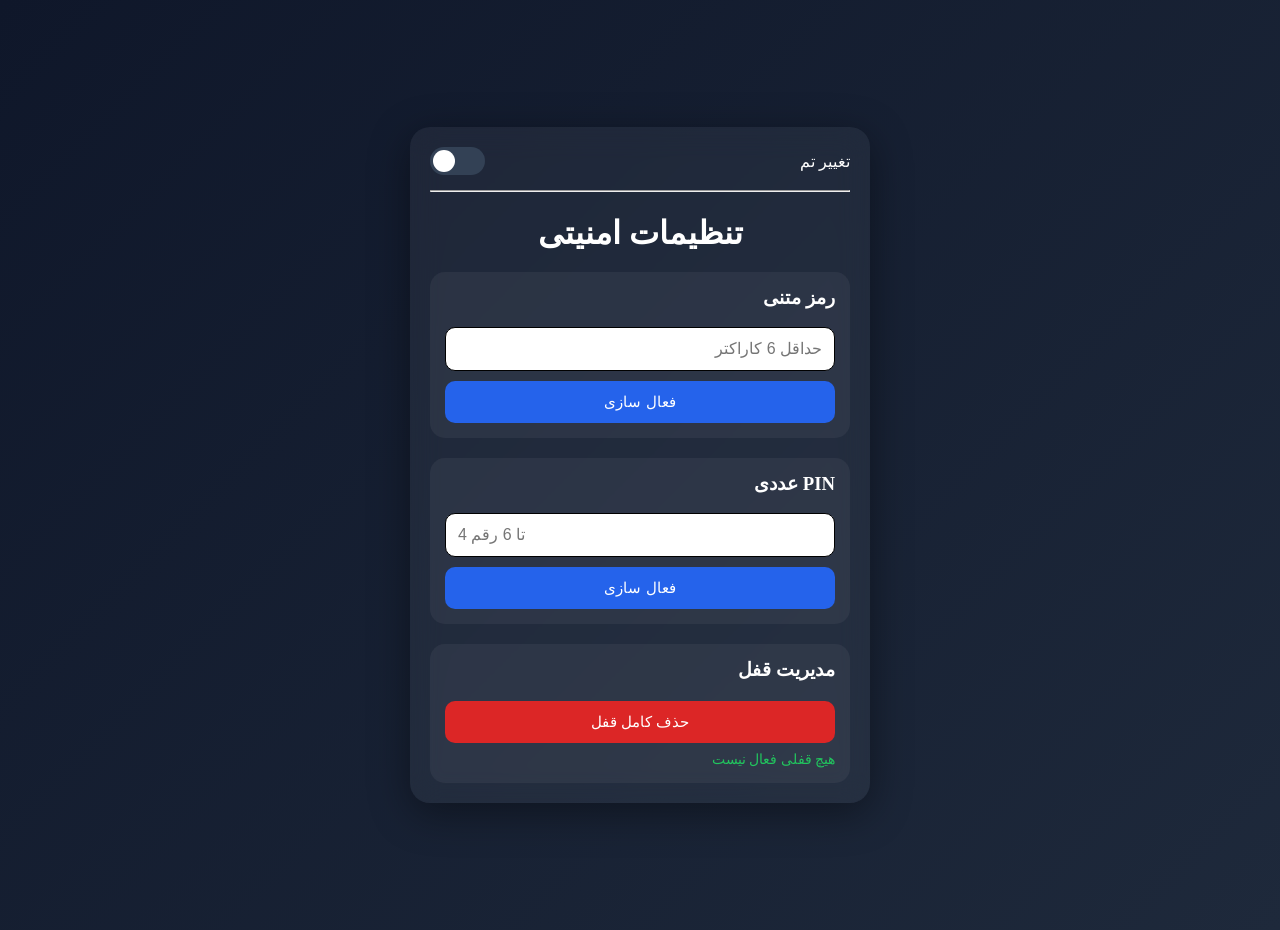
<file: pages/setting.html>
<!DOCTYPE html>
<html lang="fa">
<head>
<meta charset="UTF-8">
<meta name="viewport" content="width=device-width, initial-scale=1.0">
<title>تنظیمات امنیتی</title>

<style>
:root{
  --bg1:#0f172a;
  --bg2:#1e293b;
  --card:rgba(255,255,255,0.05);
  --text:white;
}

body.light{
  --bg1:#f1f5f9;
  --bg2:#e2e8f0;
  --card:white;
  --text:#0f172a;
}

body{
  margin:0;
  font-family:tahoma;
  background:linear-gradient(135deg,var(--bg1),var(--bg2));
  color:var(--text);
  display:flex;
  justify-content:center;
  align-items:center;
  min-height:100vh;
  padding:15px;
  transition:.3s;
  direction: rtl;
}

.container{
  width:100%;
  max-width:420px;
  background:var(--card);
  backdrop-filter:blur(15px);
  padding:20px;
  border-radius:20px;
  box-shadow:0 10px 40px rgba(0,0,0,.4);
  transition:.3s;
}

h1{
  text-align:center;
  margin-bottom:20px;
}

.section{
  margin-top:20px;
  padding:15px;
  background:rgba(255,255,255,.05);
  border-radius:15px;
}

.section h3{
  margin:0 0 10px 0;
}

input{
  width:100%;
  padding:12px;
  border:none;
  border-radius:10px;
  font-size:16px;
  margin-top:8px;
  box-sizing:border-box;
  border: 1px solid;
}

button{
  width:100%;
  padding:12px;
  border:none;
  border-radius:10px;
  font-size:15px;
  cursor:pointer;
  margin-top:10px;
}

.primary{background:#2563eb;color:white;}
.primary:hover{background:#1d4ed8;}

.danger{background:#dc2626;color:white;}
.danger:hover{background:#b91c1c;}

.theme-toggle{
  display:flex;
  justify-content:space-between;
  align-items:center;
  margin-bottom:15px;
}

.switch{
  width:55px;
  height:28px;
  background:#334155;
  border-radius:50px;
  position:relative;
  cursor:pointer;
  transition:.3s;
}

.switch::after{
  content:"";
  position:absolute;
  width:22px;
  height:22px;
  background:white;
  border-radius:50%;
  top:3px;
  left:3px;
  transition:.3s;
}

body.light .switch{
  background:#22c55e;
}

body.light .switch::after{
  left:30px;
}

.status{
  font-size:14px;
  margin-top:8px;
  color:#22c55e;
}

/* ===== Popup ===== */
.popup{
  position:fixed;
  inset:0;
  background:rgba(0,0,0,.5);
  display:flex;
  justify-content:center;
  align-items:center;
  visibility:hidden;
  opacity:0;
  transition:.3s;
}

.popup.show{
  visibility:visible;
  opacity:1;
}

.popup-box{
  background:white;
  color:black;
  padding:20px;
  border-radius:15px;
  width:85%;
  max-width:300px;
  text-align:center;
}

.popup-box button{
  margin-top:15px;
  background:#2563eb;
  color:white;
}
</style>
</head>

<body>

<div class="container">

  <div class="theme-toggle">
    <span>تغییر تم</span>
    <div class="switch" onclick="toggleTheme()"></div>
  </div>
<hr>
  <h1>تنظیمات امنیتی</h1>

  <div class="section">
    <h3>رمز متنی</h3>
    <input type="text" id="textPassword" placeholder="حداقل 6 کاراکتر">
    <button class="primary" onclick="setPassword()">فعال سازی</button>
  </div>

  <div class="section">
    <h3>PIN عددی</h3>
    <input type="tel" inputmode="numeric" id="pinPassword" placeholder="4 تا 6 رقم">
    <button class="primary" onclick="setPin()">فعال سازی</button>
  </div>

  <div class="section">
    <h3>مدیریت قفل</h3>
    <button class="danger" onclick="removeLock()">حذف کامل قفل</button>
    <div id="lockStatus" class="status"></div>
  </div>

</div>

<!-- Popup -->
<div class="popup" id="popup">
  <div class="popup-box">
    <div id="popupText"></div>
    <button onclick="closePopup()">باشه</button>
  </div>
</div>

<script>
// ===== Popup =====
function showPopup(text){
  document.getElementById("popupText").innerText=text;
  document.getElementById("popup").classList.add("show");
}
function closePopup(){
  document.getElementById("popup").classList.remove("show");
}

// ===== Theme =====
function toggleTheme(){
  document.body.classList.toggle("light");
  localStorage.setItem("theme",
    document.body.classList.contains("light") ? "light":"dark");
}

(function(){
  if(localStorage.getItem("theme")==="light"){
    document.body.classList.add("light");
  }
})();

// ===== Status =====
function updateStatus(){
  const pass=localStorage.getItem("app_lock_password");
  const pin=localStorage.getItem("app_lock_pin");
  const s=document.getElementById("lockStatus");

  if(pass) s.innerText="🔒 قفل فعال: رمز متنی";
  else if(pin) s.innerText="🔒 قفل فعال: PIN";
  else s.innerText="هیچ قفلی فعال نیست";
}
updateStatus();

// ===== Hash =====
async function hashPassword(password,salt){
  const enc=new TextEncoder();
  const keyMaterial=await crypto.subtle.importKey(
    "raw",enc.encode(password),{name:"PBKDF2"},false,["deriveBits"]
  );
  const bits=await crypto.subtle.deriveBits(
    {name:"PBKDF2",salt:salt,iterations:310000,hash:"SHA-256"},
    keyMaterial,256
  );
  return Array.from(new Uint8Array(bits))
  .map(b=>b.toString(16).padStart(2,"0")).join("");
}

// ===== Set Password =====
async function setPassword(){
  const val=document.getElementById("textPassword").value;
  if(val.length<6){
    showPopup("رمز باید حداقل 6 کاراکتر باشد");
    return;
  }

  const salt=crypto.getRandomValues(new Uint8Array(16));
  const hash=await hashPassword(val,salt);
  const obj={hash:hash,salt:Array.from(salt).join(",")};

  localStorage.removeItem("app_lock_pin");
  localStorage.setItem("app_lock_password",JSON.stringify(obj));

  document.getElementById("textPassword").value="";
  showPopup("رمز متنی فعال شد ✅");
  updateStatus();
}

// ===== Set PIN =====
async function setPin(){
  const val=document.getElementById("pinPassword").value;

  if(!/^\d{4,6}$/.test(val)){
    showPopup("PIN باید بین 4 تا 6 رقم باشد");
    return;
  }

  const salt=crypto.getRandomValues(new Uint8Array(16));
  const hash=await hashPassword(val,salt);
  const obj={hash:hash,salt:Array.from(salt).join(",")};

  localStorage.removeItem("app_lock_password");
  localStorage.setItem("app_lock_pin",JSON.stringify(obj));

  document.getElementById("pinPassword").value="";
  showPopup("PIN فعال شد ✅");
  updateStatus();
}

// ===== Remove Lock =====
function removeLock(){
  localStorage.removeItem("app_lock_password");
  localStorage.removeItem("app_lock_pin");
  showPopup("قفل حذف شد");
  updateStatus();
}
</script>

</body>
</html>
</file>
<file: style.css>
* {
    margin: 0;
    padding: 0;
    box-sizing: border-box;
    font-family: "Segoe UI", Tahoma, sans-serif;
}

body {
    min-height: 100vh;
    display: flex;
    justify-content: center;
    align-items: center;
    padding: 20px;
    color: white;
    background: #1e293b;
}
/* ============================= */
/*          LIGHT THEME          */
/* ============================= */

html.light-theme,
html.light-theme body {
    background: #ffffff;  /* بک‌گراند کاملاً سفید */
    color: #1e293b;
}
/* کانتینر اصلی */
.light-theme .container {
    background: #ffffff;
    box-shadow: 0 10px 30px rgba(0,0,0,0.08);
}

/* عنوان */
.light-theme .title {
    color: #0f172a;
}

/* کارت‌ها */
.light-theme .card,
.light-theme .add-password-card,
.light-theme .password-card {
    background: #ffffff;
    backdrop-filter: none;
    box-shadow: 0 4px 15px rgba(0,0,0,0.06);
    color: #1e293b;
    border: 1px solid #e2e8f0;
}

/* متن‌های داخل کارت */
.light-theme .check-item,
.light-theme .password-description {
    color: #334155;
}

/* فیلدهای ورودی */
.light-theme input,
.light-theme textarea,
.light-theme select {
    background: #f1f5f9;
    color: #0f172a;
    border: 1px solid #cbd5e1;
}

.light-theme input:focus,
.light-theme textarea:focus {
    border-color: #3B82F6;
    box-shadow: 0 0 0 2px rgba(59,130,246,0.2);
}

/* دکمه‌ها */
.light-theme .btn {
    background: linear-gradient(135deg, #3B82F6, #2563eb);
    color: #ffffff;
    box-shadow: 0 5px 15px rgba(59,130,246,0.25);
}

.light-theme .btn.success {
    background: linear-gradient(135deg, #22c55e, #16a34a);
}

/* سوئیچ */
.light-theme .switch-container span {
    color: #1e293b;
}

.light-theme .switch-container .slider {
    background-color: #cbd5e1;
}

.light-theme .switch-container input:checked + .slider {
    background-color: #3B82F6;
}

/* پاپ‌آپ */
.light-theme .popup {
    background: #3B82F6;
    color: white;
}

/* حذف شفافیت دارک */
.light-theme .container,
.light-theme .card {
    backdrop-filter: none !important;
}
#main-menu {
    box-shadow: 0 4px 8px 0 rgba(0, 0, 0, 0.2), 0 6px 20px 0 rgba(0, 0, 0, 0.19);

}

.container {
    width: 100%;
    max-width: 400px;
    padding: 20px;
    border-radius: 20px;
    backdrop-filter: blur(5px);
    text-align: center;
    display: flex;
    flex-direction: column;
    justify-content: space-between;
    height: 100%;
}

.title {
    color: white;
    margin-bottom: 20px;
    font-size: 26px;
    font-weight: 600;
}

.card {
    background: rgba(255, 255, 255, 0.06);
    backdrop-filter: blur(15px);
    border-radius: 20px;
    padding: 20px;
    color: white;
    text-align: right;
    box-shadow: 0 2px 10px rgba(0,0,0,0.2);
    margin-bottom: 15px;
}

.check-item {
    display: flex;
    align-items: center;
    gap: 12px;
    margin-bottom: 18px;
    cursor: pointer;
    font-weight: 500;
}

.check-item input {
    width: 22px;
    height: 22px;
    accent-color: #3B82F6;
    cursor: pointer;
    transition: transform 0.2s ease-in-out;
}

.check-item input:checked {
    transform: scale(1.1);
}

.length-controls {
    display: flex;
    justify-content: space-evenly;
    align-items: baseline;
    gap: 10px;
    margin: 10px 0 20px 0;
}

.length-controls input {
    width: 70px;
    text-align: center;
    padding: 8px;
    border-radius: 12px;
    border: none;
    outline: none;
    font-size: 16px;
}

.length-controls .btn.adjust {
    width: 35px;
    height: 35px;
    font-size: 18px;
    padding: 0;
    border-radius: 12px;
}

.btn {
    display: flex;
    align-items: center;
    border: none;
    justify-content: center;
    gap: 12px;
    width: 100%;
    height: 60px;
    margin-bottom: 15px;
    border-radius: 15px;
    text-decoration: none;
    font-size: 25px;
    font-weight: 500;
    color: white;
    background: linear-gradient(135deg, #3B82F6, #1d4ed8);
    transition: all 0.3s ease;
}

.btn i {
    font-size: 25px;
}

.btn:active {
    transform: translateY(-3px);
    box-shadow: 0 8px 20px rgba(59, 130, 246, 0.4);
}

.btn:active {
    transform: scale(0.97);
}

@media (max-width:600px) {
    .container {
        padding: 20px;
        max-width: 100%;
        height: auto;
    }

    .title {
        font-size: 30px;
        margin-bottom: 25px;
    }

    .btn {
        height: 70px;
        font-size: 25px;
        gap: 15px;
    }

    .btn i {
        font-size: 25px;
    }

    .check-item {
        font-size: 16px;
        gap: 15px;
    }

    .check-item input {
        width: 24px;
        height: 24px;
    }

    .password-box input {
        width: 100%;
        padding: 12px;
        font-size: 18px;
    }

    .length-controls {
        display: flex;
        justify-content: space-evenly;
        align-items: baseline;
        gap: 8px;
        margin: 10px 0;
    }

    .length-controls input {
        width: 55px;
        padding: 8px;
        border-radius: 12px;
        font-size: 16px;
    }

    .length-controls .btn.adjust {
        width: 40px;
        height: 40px;
        font-size: 20px;
    }

    .card {
        padding: 20px;
    }
}

@media (min-width:600px) and (max-width:992px) {
    .container {
        max-width: 500px;
    }

    .title {
        font-size: 30px;
    }

    .btn {
        height: 75px;
        font-size: 22px;
    }

    .btn i {
        font-size: 26px;
    }

    .password-box input {
        font-size: 20px;
    }
}

input[type="number"]::-webkit-inner-spin-button {
    -webkit-appearance: none;
    margin: 0;
}

input[type="number"]::-webkit-outer-spin-button {
    -webkit-appearance: none;
    margin: 0;
}

.popup {
    position: fixed;
    bottom: -60px;
    left: 50%;
    transform: translateX(-50%);
    background: rgba(59, 130, 246, 0.9);
    color: white;
    padding: 12px 25px;
    border-radius: 20px;
    box-shadow: 0 5px 15px rgba(0, 0, 0, 0.3);
    font-size: 16px;
    opacity: 0;
    pointer-events: none;
    transition: all 0.5s ease;
}

.popup.show {
    bottom: 30px;
    opacity: 1;
    pointer-events: auto;
}

.btn-column {
    display: flex;
    flex-direction: column;
    gap: 15px;
}

.btn-column .btn {
    display: flex;
    align-items: center;
    justify-content: center;
    gap: 10px;
    height: 60px;
    border-radius: 15px;
    font-size: 18px;
    color: white;
    border: none;
    cursor: pointer;
    transition: 0.3s ease;
}

.btn-column .btn i {
    font-size: 25px;
}

.btn-column .btn:hover {
    transform: translateY(-3px);
    box-shadow: 0 8px 20px rgba(59, 130, 246, 0.4);
}

.btn-column .btn:active {
    transform: scale(0.97);
}

.btn-column .btn.primary {
    background: linear-gradient(135deg, #3B82F6, #1d4ed8);
}

.btn-column .btn.success {
    background: linear-gradient(135deg, #16a34a, #15803d);
}

.btn-column .btn:last-child {
    background: linear-gradient(135deg, #f59e0b, #d97706);
}

.password-box {
    display: flex;
    gap: 10px;
    margin-top: 20px;
    align-items: center;
}

.password-box input {
    flex: 1;
    padding: 10px;
    border-radius: 12px;
    border: none;
    outline: none;
    font-size: 16px;
}

.switch-container {
    display: flex;
    align-items: center;
    gap: 8px;
    margin: 10px 0;
}

.switch-container input {
    opacity: 0;
    width: 0;
    height: 0;
}

.switch-container .slider {
    position: relative;
    display: inline-block;
    width: 40px;
    height: 22px;
    background-color: #ccc;
    border-radius: 22px;
    transition: 0.4s;
}

.switch-container .slider:before {
    position: absolute;
    content: "";
    height: 16px;
    width: 16px;
    border-radius: 50%;
    left: 4px;
    bottom: 3px;
    background-color: white;
    transition: 0.4s;
}

.switch-container input:checked+.slider {
    background-color: #4CAF50;
}

.switch-container input:checked+.slider:before {
    transform: translateX(18px);
}

.switch-container span {
    font-size: 12px;
    color: #fff;
    transition: 0.3s ease;
}

.btn {
    padding: 10px 14px;
    font-size: 25px;
    border-radius: 10px;
    margin: 8px 0;
    text-align: center;
    width: 100%;
    cursor: pointer;
}

.btn i {
    font-size: 25px;
    margin-right: 8px;
}

.card {
    display: flex;
    flex-direction: column;
    gap: 10px;
    padding: 15px;
}

.length-controls {
    display: flex;
    align-items: center;
    gap: 6px;
}

.length-controls .btn.adjust {
    padding: 8px;
    font-size: 14px;
}

@media (max-width:600px) {
    .container {
        max-width: 100%;
        padding: 10px;
        display: flex;
        flex-direction: column;
        gap: 10px;
    }

    .switch-container {
        flex-wrap: wrap;
    }
}

.popup {
    position: fixed;
    bottom: 20px;
    left: 50%;
    transform: translateX(-50%);
    background-color: rgba(0, 0, 0, 0.7);
    color: white;
    padding: 15px;
    border-radius: 5px;
    opacity: 0;
    transition: opacity 0.5s ease;
}

.popup.show {
    opacity: 1;
}
.btn, .check-item input {
  transition: transform 0.3s ease, opacity 0.3s ease;
}
.container, .card, .btn {
  will-change: transform, opacity;
  -webkit-transform: translateZ(0);
  transform: translateZ(0);
  backface-visibility: hidden;
}
html, body {
  -webkit-overflow-scrolling: touch; /* scroll نرم و روان */
  overflow-x: hidden; /* جلوگیری از overflow افقی */
}
</file>
